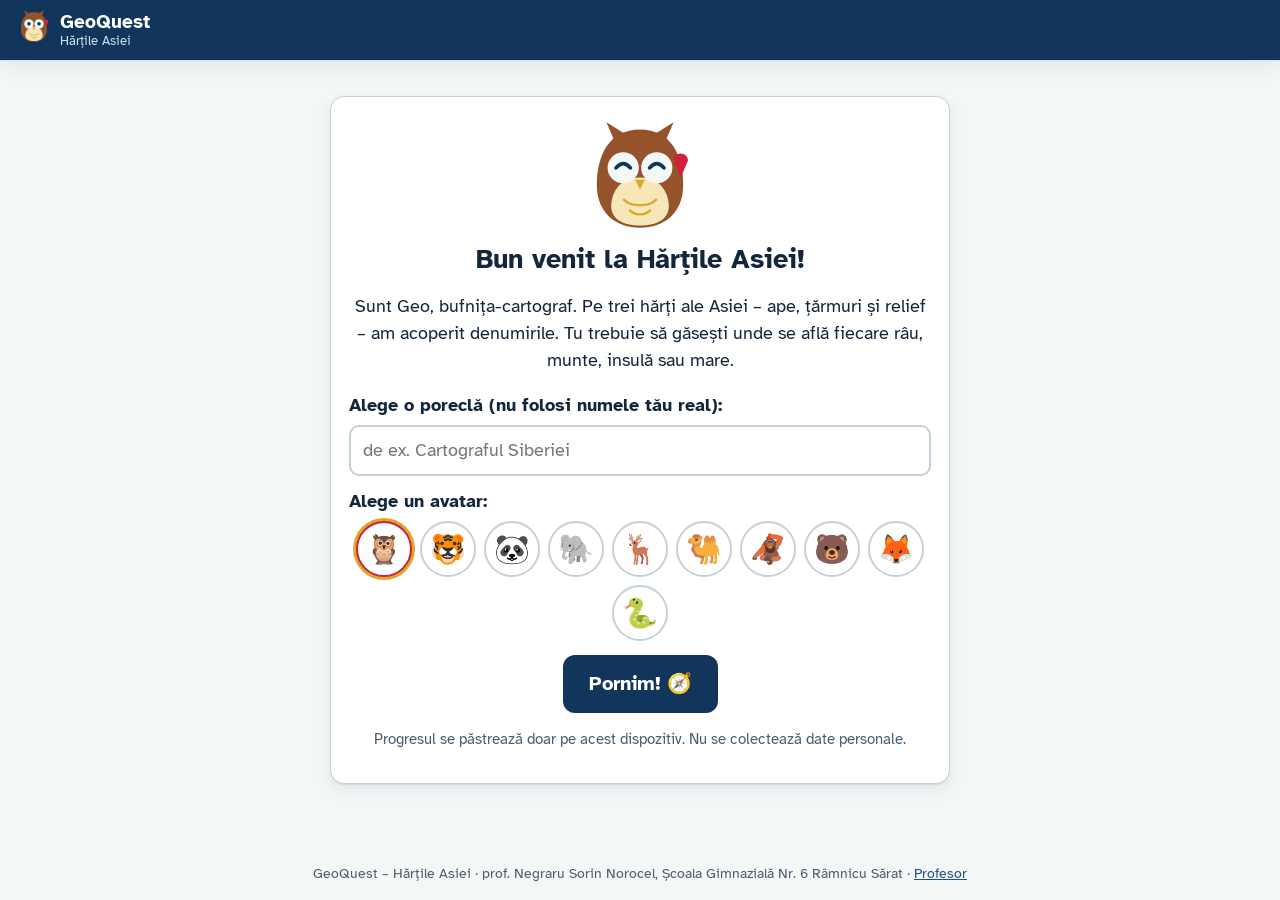
<file: index.html>
<!doctype html>
<html lang="ro">
<head>
  <meta charset="utf-8">
  <meta name="viewport" content="width=device-width, initial-scale=1, viewport-fit=cover">
  <title>GeoQuest – Hărțile Asiei</title>
  <meta name="description" content="Joc de localizare pe hartă pentru clasa a VII-a: apele, țărmurile și relieful Asiei.">
  <meta name="theme-color" content="#12355b">
  <link rel="manifest" href="manifest.json">
  <link rel="icon" href="assets/icon.svg" type="image/svg+xml">
  <link rel="apple-touch-icon" href="assets/icon-192.png">
  <link rel="preconnect" href="https://fonts.googleapis.com">
  <link rel="preconnect" href="https://fonts.gstatic.com" crossorigin>
  <link href="https://fonts.googleapis.com/css2?family=Atkinson+Hyperlegible:ital,wght@0,400;0,700;1,400&display=swap" rel="stylesheet">
  <link rel="stylesheet" href="css/style.css">
</head>
<body>
  <a class="sari" href="#app">Sari la conținut</a>
  <header id="antet" class="antet"></header>
  <main id="app" tabindex="-1" aria-live="polite">
    <p class="incarcare">Se încarcă hărțile… 🦉</p>
  </main>
  <footer class="subsol">
    GeoQuest – Hărțile Asiei · prof. Negraru Sorin Norocel, Școala Gimnazială Nr. 6 Râmnicu Sărat ·
    <a href="#/profesor">Profesor</a>
  </footer>
  <noscript><p style="padding:1rem">Aplicația are nevoie de JavaScript.</p></noscript>
  <script type="module" src="js/app.js"></script>
</body>
</html>
</file>
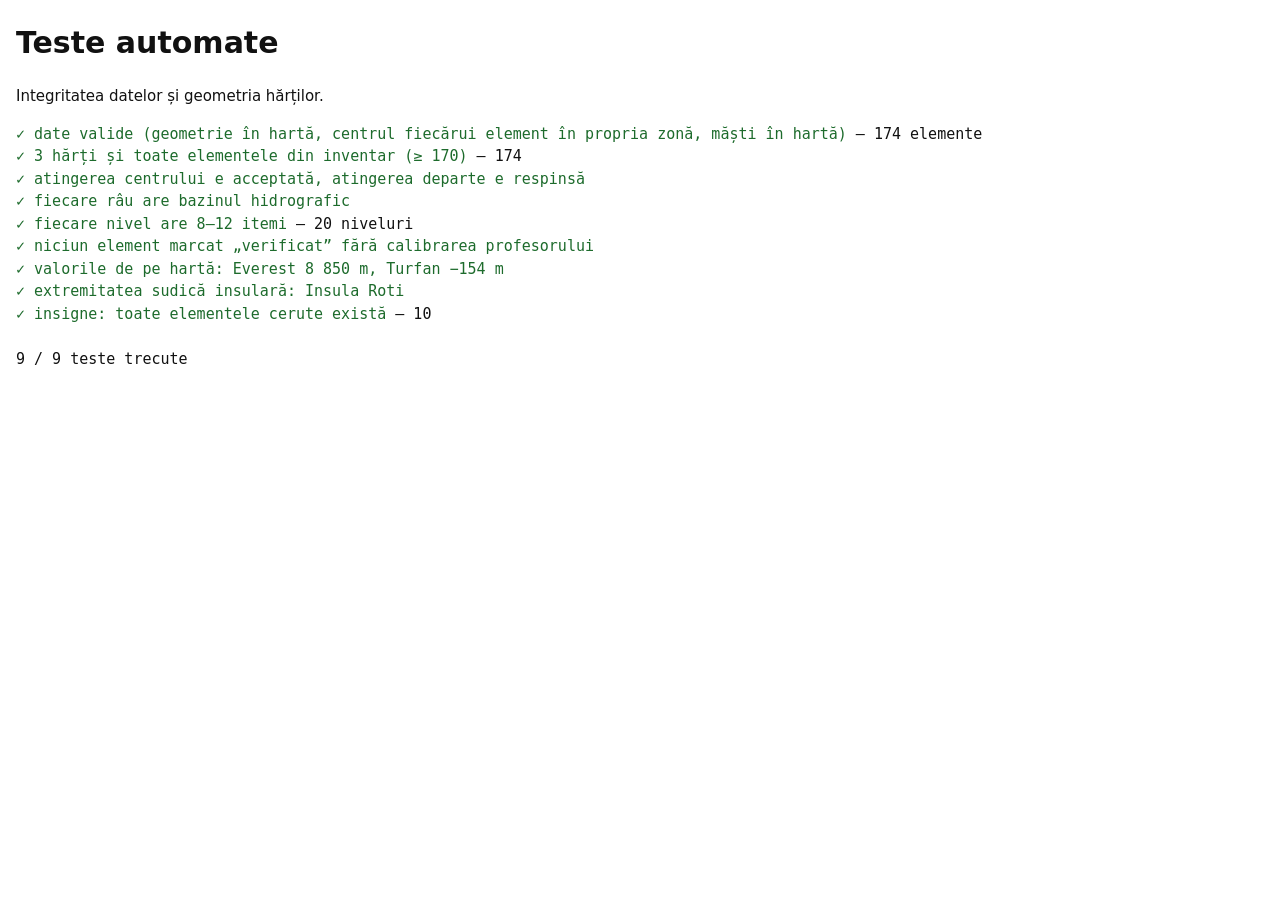
<file: tests/teste.html>
<!doctype html>
<html lang="ro"><head><meta charset="utf-8"><meta name="viewport" content="width=device-width, initial-scale=1"><title>Teste automate – Hărțile Asiei</title>
<style>body{font:15px/1.5 system-ui;margin:16px;background:#fff;color:#111}.ok{color:#1d6b2c}.nu{color:#b3261e;font-weight:700}pre{white-space:pre-wrap}</style></head>
<body><h1>Teste automate</h1><p>Integritatea datelor și geometria hărților.</p><pre id="out">Se rulează…</pre>
<script type="module">
import * as E from '../js/engine.js';
import { valideaza, centru, inZona } from '../js/atlas-geo.js';
import { construiesteNivel } from '../js/atlas.js';
const rez = []; const t = (nume, ok, info = '') => rez.push({ nume, ok: !!ok, info });
try {
  await E.incarcaDate();
  const AT = E.D.atlas;
  const prob = valideaza(AT);
  t('date valide (geometrie în hartă, centrul fiecărui element în propria zonă, măști în hartă)', prob.length === 0, prob.join('; ') || `${AT.elemente.length} elemente`);
  t('3 hărți și toate elementele din inventar (≥ 170)', Object.keys(AT.harti).length === 3 && AT.elemente.length >= 170, String(AT.elemente.length));
  t('atingerea centrului e acceptată, atingerea departe e respinsă', AT.elemente.every(e => { const h = AT.harti[e.harta]; const [x, y] = centru(e.geometrie); return inZona(e.geometrie, x, y, h.latime, h.inaltime) && !inZona(e.geometrie, x > .5 ? .02 : .98, y > .5 ? .02 : .98, h.latime, h.inaltime); }));
  t('fiecare râu are bazinul hidrografic', AT.elemente.filter(e => e.categorie === 'rau').every(e => AT.bazine[e.bazin]));
  const niv = AT.regiuni.flatMap(r => r.niveluri.map(n => n.id));
  const goale = niv.filter(n => construiesteNivel(n).length < 8);
  t('fiecare nivel are 8–12 itemi', goale.length === 0, goale.join(', ') || `${niv.length} niveluri`);
  t('niciun element marcat „verificat” fără calibrarea profesorului', AT.elemente.every(e => e.verificat === false));
  t('valorile de pe hartă: Everest 8 850 m, Turfan −154 m', AT.elemente.find(e => e.id === 'v-everest').valoare === 8850 && AT.elemente.find(e => e.id === 'dep-turfan').valoare === -154);
  t('extremitatea sudică insulară: Insula Roti', AT.elemente.find(e => e.id === 'extrem-s-insular').nume.startsWith('Insula Roti'));
  t('insigne: toate elementele cerute există', AT.insigne.every(i => i.ids.every(id => AT.elemente.some(e => e.id === id))) && E.D.insigne.length === 10, String(E.D.insigne.length));
} catch (e) { t('excepție', false, e.stack || e.message); }
window.__rezultat = rez;
document.getElementById('out').innerHTML = rez.map(r => `<span class="${r.ok ? 'ok' : 'nu'}">${r.ok ? '✓' : '✗'} ${r.nume}</span>${r.info ? ' — ' + r.info : ''}`).join('\n') + `\n\n${rez.filter(r => r.ok).length} / ${rez.length} teste trecute`;
</script></body></html>
</file>
<file: css/style.css>
/* GeoQuest – Expediția Asia. Paleta GeoQuest: munte, podiș, câmpie, apă. */
:root {
  --mare: #12355b; --mare-2: #1e4f80; --apa: #d7e9f2; --campie: #4f8f4a; --campie-pal: #dcebd2;
  --podis: #d9a930; --podis-pal: #f6e7b8; --munte: #94532a; --munte-pal: #f3e3d6; --pion: #d21f3c;
  --hartie: #f3f7f6; --hartie-geo: #f3f7f6; --suprafata: #ffffff; --text: #13263b; --text-2: #4a5d70; --linie: #c3d1d9;
  --ok: #2d7a3e; --ok-pal: #e3f2e5; --gresit: #b3261e; --gresit-pal: #fbe7e5;
  --umbra: 0 1px 0 rgba(18, 53, 91, .08), 0 6px 18px rgba(18, 53, 91, .08);
  --raza: 14px; --font: 'Atkinson Hyperlegible', system-ui, -apple-system, 'Segoe UI', Roboto, sans-serif;
  --tinta: 48px; --fs: 18px; color-scheme: light;
}
@media (prefers-color-scheme: dark) {
  :root:not([data-theme="light"]) {
    --mare: #9cc7ea; --mare-2: #6fa8d6; --apa: #16324d; --campie: #7fbf72; --campie-pal: #1f3a24; --podis: #e7c25a; --podis-pal: #3d3417;
    --munte: #d9946a; --munte-pal: #3a2a20; --pion: #ff6b7f; --hartie: #0d1e30; --hartie-geo: #f3f7f6; --suprafata: #142a40; --text: #e8f0f6; --text-2: #a9bccb;
    --linie: #2b4560; --ok: #6fcf86; --ok-pal: #173a22; --gresit: #ff8a80; --gresit-pal: #43201e; color-scheme: dark;
  }
}
:root[data-theme="dark"] {
  --mare: #9cc7ea; --mare-2: #6fa8d6; --apa: #16324d; --campie: #7fbf72; --campie-pal: #1f3a24; --podis: #e7c25a; --podis-pal: #3d3417;
  --munte: #d9946a; --munte-pal: #3a2a20; --pion: #ff6b7f; --hartie: #0d1e30; --hartie-geo: #f3f7f6; --suprafata: #142a40; --text: #e8f0f6; --text-2: #a9bccb;
  --linie: #2b4560; --ok: #6fcf86; --ok-pal: #173a22; --gresit: #ff8a80; --gresit-pal: #43201e; color-scheme: dark;
}
:root[data-text-mare] { --fs: 22px; --tinta: 56px; }
:root[data-proiectie] { --fs: 26px; --tinta: 64px; --text: #000; --text-2: #222; --hartie: #fff; --suprafata: #fff; --linie: #333; --mare: #0b2540; color-scheme: light; }

* { box-sizing: border-box; }
html { -webkit-text-size-adjust: 100%; }
body { margin: 0; background: var(--hartie); color: var(--text); font: var(--fs)/1.5 var(--font); min-height: 100vh; display: flex; flex-direction: column; overflow-x: hidden; }
main:focus, main:focus-visible { outline: none !important; }
main { flex: 1; width: 100%; max-width: 980px; margin: 0 auto; padding: 16px; outline: none; }
:root[data-proiectie] main { max-width: 1500px; }
a { color: var(--mare-2); }
h1, h2, h3 { line-height: 1.2; margin: .3em 0 .5em; }
.sari { position: absolute; left: -999px; } .sari:focus { left: 8px; top: 8px; background: var(--suprafata); padding: 8px; z-index: 9; }
.incarcare { text-align: center; padding: 3rem 0; }
.mic, small { font-size: .82em; color: var(--text-2); }

/* antet */
.antet { position: sticky; top: 0; z-index: 5; display: flex; align-items: center; justify-content: space-between; gap: 8px; padding: 8px 16px; background: var(--mare); color: #fff; box-shadow: var(--umbra); }
.antet .logo { display: flex; align-items: center; gap: 8px; color: #fff; text-decoration: none; }
.antet .logo b { display: block; font-size: 1.05em; } .antet .logo small { color: #cfe3f5; display: block; font-size: .72em; margin-top: -4px; }
.stat-antet { display: flex; gap: 6px; align-items: center; }
.pastila { background: rgba(255,255,255,.14); color: #fff; padding: 4px 10px; border-radius: 999px; text-decoration: none; font-size: .82em; white-space: nowrap; min-height: 36px; display: inline-flex; align-items: center; }
.pastila.avatar { font-size: 1.2em; padding: 2px 8px; }
@media (max-width: 520px) { .ascuns-mic { display: none; } .antet .logo small { display: none; } }
.subsol { text-align: center; font-size: .75em; color: var(--text-2); padding: 16px; }

/* elemente comune */
.card { background: var(--suprafata); border: 1px solid var(--linie); border-radius: var(--raza); box-shadow: var(--umbra); padding: 18px; margin: 12px 0; }
.btn { appearance: none; border: 0; background: var(--mare); color: #fff; font: inherit; font-weight: 700; padding: 10px 18px; min-height: var(--tinta); border-radius: 12px; cursor: pointer; text-decoration: none; display: inline-flex; align-items: center; justify-content: center; gap: 6px; text-align: center; }
:root[data-theme="dark"] .btn, .btn { }
@media (prefers-color-scheme: dark) { :root:not([data-theme="light"]):not([data-proiectie]) .btn { background: #2e6aa3; } }
.btn:hover { filter: brightness(1.1); } .btn:disabled { opacity: .45; cursor: not-allowed; }
.btn.sec { background: transparent; color: var(--mare-2); border: 2px solid currentColor; }
.btn.mic { min-height: 40px; padding: 6px 12px; font-size: .85em; }
.btn.mare { font-size: 1.1em; padding: 14px 26px; }
.btn.pericol { background: var(--gresit); }
.btn input[type=file] { display: none; }
.rand-butoane { display: flex; flex-wrap: wrap; gap: 10px; justify-content: flex-end; margin-top: 14px; }
.rand-butoane.stanga { justify-content: flex-start; }
.camp { font: inherit; width: 100%; padding: 10px 12px; min-height: var(--tinta); border: 2px solid var(--linie); border-radius: 10px; background: var(--suprafata); color: var(--text); }
.camp:focus, .btn:focus-visible, button:focus-visible, a:focus-visible, [tabindex]:focus-visible { outline: 3px solid var(--podis); outline-offset: 2px; }
.camp.corect { border-color: var(--ok); background: var(--ok-pal); } .camp.gresit { border-color: var(--gresit); background: var(--gresit-pal); }
.eticheta { display: block; font-weight: 700; margin: 12px 0 6px; } .eticheta .camp { margin-top: 6px; font-weight: 400; }
.pesmet { margin: 4px 0 8px; } .pesmet a { text-decoration: none; font-weight: 700; display: inline-flex; min-height: 40px; align-items: center; }
.titlu-sectiune { font-size: 1.35em; }

/* Geo */
.geo-spune { display: flex; gap: 10px; align-items: flex-start; margin: 10px 0; }
.geo-avatar { flex: none; }
.geo-bula { background: var(--podis-pal); border-radius: 14px; padding: 10px 14px; position: relative; flex: 1; }
.geo-bula::before { content: ''; position: absolute; left: -8px; top: 18px; border: 8px solid transparent; border-right-color: var(--podis-pal); border-left: 0; }
.geo-mare { display: flex; justify-content: center; }

/* start */
.start { text-align: center; max-width: 620px; margin: 20px auto; }
.start .eticheta { text-align: left; }
.avatare { display: flex; flex-wrap: wrap; gap: 8px; justify-content: center; margin: 6px 0 14px; }
.avatar-btn { font-size: 1.6em; width: 56px; height: 56px; border-radius: 50%; border: 2px solid var(--linie); background: var(--suprafata); cursor: pointer; }
.avatar-btn[aria-pressed="true"] { border-color: var(--pion); box-shadow: 0 0 0 3px var(--podis); }

/* tărâmuri */
.taramuri { display: grid; grid-template-columns: repeat(auto-fit, minmax(200px, 1fr)); gap: 12px; }
.taram { position: relative; display: flex; flex-direction: column; gap: 4px; padding: 16px; border-radius: var(--raza); background: var(--suprafata); border: 2px solid var(--linie); border-top: 8px solid var(--c); text-decoration: none; color: var(--text); box-shadow: var(--umbra); transition: transform .15s; }
.taram:hover { transform: translateY(-3px); }
.taram .icon { font-size: 2em; } .taram .nr { font-size: .75em; text-transform: uppercase; letter-spacing: .06em; color: var(--text-2); }
.taram.boss { background: linear-gradient(135deg, var(--suprafata), var(--apa)); }
.taram.blocat { opacity: .7; filter: grayscale(.6); }
.progres { display: block; height: 10px; border-radius: 6px; background: var(--linie); overflow: hidden; }
.progres > span { display: block; height: 100%; background: linear-gradient(90deg, var(--podis), var(--campie)); }
.progres.lat { height: 14px; margin: 8px 0; }
.actiuni { display: grid; grid-template-columns: repeat(auto-fit, minmax(150px, 1fr)); gap: 10px; }
.actiuni.doua { grid-template-columns: repeat(auto-fit, minmax(160px, 1fr)); margin-bottom: 8px; }
.actiune { display: flex; flex-direction: column; gap: 2px; padding: 14px; border-radius: var(--raza); background: var(--suprafata); border: 1px solid var(--linie); text-decoration: none; color: var(--text); box-shadow: var(--umbra); min-height: var(--tinta); }
.actiune > span { font-size: 1.6em; }

.cap-taram { display: flex; align-items: center; gap: 12px; border-left: 8px solid var(--c); padding-left: 12px; }
.cap-taram .icon { font-size: 2.2em; }
.niveluri { list-style: none; padding: 0; display: grid; gap: 10px; }
.nivel { display: flex; align-items: center; gap: 12px; padding: 12px 14px; border-radius: var(--raza); background: var(--suprafata); border: 1px solid var(--linie); text-decoration: none; color: var(--text); min-height: 64px; box-shadow: var(--umbra); }
.nr-nivel { width: 40px; height: 40px; border-radius: 50%; background: var(--mare); color: #fff; display: grid; place-items: center; font-weight: 700; flex: none; }
.tn { flex: 1; display: flex; flex-direction: column; }
.stele { color: #e0a800; font-size: 1.25em; letter-spacing: 2px; white-space: nowrap; } .stele .gol { color: var(--linie); }
.stele.mari { font-size: 2.6em; margin: 0; }

/* fișe */
.fisa { border-top: 8px solid var(--c); } .fisa ul { padding-left: 1.2em; } .fisa li { margin: 8px 0; }

/* întrebare */
.titlu-nivel { font-size: 1.2em; }
.bara-progres { height: 12px; background: var(--linie); border-radius: 8px; overflow: hidden; margin: 6px 0; }
.bara-progres span { display: block; height: 100%; background: var(--campie); transition: width .3s; }
.meta-q { display: flex; flex-wrap: wrap; gap: 6px; margin-bottom: 6px; }
.eticheta-tip, .eticheta-test, .eticheta-rep { font-size: .75em; padding: 2px 10px; border-radius: 999px; background: var(--apa); color: var(--text); font-weight: 700; }
.eticheta-test { background: var(--podis-pal); } .eticheta-rep { background: var(--gresit-pal); }
.enunt { font-size: 1.15em; }
.instr { color: var(--text-2); font-size: .9em; margin: 4px 0 10px; }
.variante { display: grid; gap: 8px; } .variante.doua { grid-template-columns: 1fr 1fr; }
.varianta { text-align: left; font: inherit; color: var(--text); background: var(--suprafata); border: 2px solid var(--linie); border-radius: 12px; padding: 10px 14px; min-height: var(--tinta); cursor: pointer; }
.varianta.af { text-align: center; font-weight: 700; }
.varianta .litera { font-weight: 700; color: var(--mare-2); }
.varianta[aria-pressed="true"] { border-color: var(--mare-2); background: var(--apa); box-shadow: inset 0 0 0 1px var(--mare-2); }
.corect, .varianta.corect { border-color: var(--ok) !important; background: var(--ok-pal) !important; }
.corect::after { content: ' ✓'; color: var(--ok); font-weight: 700; }
.gresit, .varianta.gresit { border-color: var(--gresit) !important; background: var(--gresit-pal) !important; }
.gresit::after { content: ' ✗'; color: var(--gresit); font-weight: 700; }
.ratat { border-style: dashed !important; border-color: var(--ok) !important; }
.eliminat { opacity: .35; text-decoration: line-through; }
.lacunar { font-size: 1.15em; font-weight: 700; } .lacunar .gol { color: var(--pion); }

/* potrivire */
.potrivire { display: grid; grid-template-columns: 1fr 1fr; gap: 12px; }
@media (max-width: 560px) { .potrivire { grid-template-columns: 1fr; } }
.potrivire .col { display: grid; gap: 8px; align-content: start; }
.potrivire h4 { margin: 0; text-align: center; }
.pot-a, .pot-b { font: inherit; text-align: left; color: var(--text); background: var(--suprafata); border: 2px solid var(--linie); border-left: 10px solid var(--c, transparent); border-radius: 10px; padding: 8px 10px; min-height: var(--tinta); cursor: pointer; }
.pot-a.activ { box-shadow: 0 0 0 3px var(--podis); }
.pot-a .nr, .pot-b .nr { font-weight: 700; color: var(--mare-2); } .leg { font-weight: 700; color: var(--pion); }

/* hartă */
.harta { position: relative; width: 100%; max-width: 900px; margin: 8px auto; border-radius: 12px; overflow: hidden; border: 1px solid var(--linie); background: #fff; touch-action: manipulation; }
.harta.mica { max-width: 640px; }
.harta img { display: block; width: 100%; height: auto; user-select: none; -webkit-user-select: none; }
.harta-strat { position: absolute; inset: 0; width: 100%; height: 100%; }
.regiune polygon { fill: transparent; stroke: transparent; stroke-width: 4; }
.regiune[role="button"] { cursor: pointer; }
.regiune[role="button"]:hover polygon, .regiune:focus polygon { fill: rgba(255, 220, 80, .35); stroke: #12355b; }
.regiune:focus { outline: none; }
.regiune.evidentiata polygon { fill: rgba(210, 31, 60, .32); stroke: #d21f3c; stroke-width: 6; }
.regiune.aleasa polygon { fill: rgba(30, 79, 128, .45); stroke: #12355b; stroke-width: 7; }
.regiune.corect polygon { fill: rgba(45, 122, 62, .5); stroke: #1d5a2b; stroke-width: 7; }
.regiune.gresit polygon { fill: rgba(179, 38, 30, .45); stroke: #b3261e; stroke-width: 7; }
.regiune.corect::after, .regiune.gresit::after { content: none; }
.eticheta-litera circle { fill: #fff; stroke: #d21f3c; stroke-width: 6; }
.eticheta-litera text { font: 700 48px var(--font); text-anchor: middle; fill: #d21f3c; }
.calibrare { fill: rgba(255, 200, 0, .25); stroke: #d21f3c; stroke-width: 4; }
.grila-select { display: grid; gap: 8px; grid-template-columns: repeat(auto-fit, minmax(220px, 1fr)); }
.rand-select { display: flex; align-items: center; gap: 8px; } .rand-select .camp { flex: 1; }

/* selecții, comparare, ordonare */
.varianta.bifa[aria-pressed="true"]::before { content: '☑ '; }
.venn .rand-comp { display: flex; flex-wrap: wrap; align-items: center; justify-content: space-between; gap: 8px; padding: 8px 10px; border: 2px solid var(--linie); border-radius: 10px; margin: 6px 0; background: var(--suprafata); }
.rand-comp .af-text { flex: 1 1 260px; } .rand-comp .bt { display: flex; gap: 6px; }
.mini { font: inherit; font-size: .82em; min-height: 40px; min-width: 40px; padding: 4px 10px; border-radius: 8px; border: 2px solid var(--linie); background: var(--suprafata); color: var(--text); cursor: pointer; }
.mini.as[aria-pressed="true"] { background: var(--ok-pal); border-color: var(--ok); font-weight: 700; }
.mini.de[aria-pressed="true"] { background: var(--podis-pal); border-color: var(--podis); font-weight: 700; }
.bloc h4 { margin: 10px 0 6px; }
.rand-ce { display: flex; flex-wrap: wrap; gap: 8px; align-items: center; padding: 6px 0; border-bottom: 1px solid var(--linie); }
.rand-ce label { flex: 1 1 200px; display: flex; align-items: center; gap: 8px; min-height: var(--tinta); }
.rand-ce input[type=checkbox] { width: 24px; height: 24px; }
.rand-ce .camp { flex: 1 1 220px; width: auto; }
.ordonare { list-style: none; padding: 0; margin: 0 0 10px; display: grid; gap: 6px; counter-reset: ord; }
.el-ord { display: flex; align-items: center; gap: 8px; background: var(--suprafata); border: 2px solid var(--linie); border-radius: 10px; padding: 6px 8px; }
.el-ord::before { counter-increment: ord; content: counter(ord) "."; font-weight: 700; color: var(--mare-2); min-width: 1.4em; }
.el-ord .txt { flex: 1; } .el-ord .sageti { display: inline-flex; gap: 6px; flex: none; }
.indicii { padding-left: 1.4em; font-weight: 700; } .indicii li { margin: 4px 0; }

/* feedback */
.feedback { margin-top: 12px; border-radius: 12px; padding: 4px 10px 10px; }
.feedback.ok { background: var(--ok-pal); } .feedback.nu { background: var(--gresit-pal); }
.feedback .geo-bula { background: var(--suprafata); } .feedback .geo-bula::before { border-right-color: var(--suprafata); }
.solutie { margin: 6px 0; } .sol { margin: 4px 0; padding-left: 1.2em; }
.sursa summary { cursor: pointer; font-size: .85em; color: var(--text-2); min-height: 32px; } .sursa p { font-style: italic; font-size: .9em; }
.xp-castigat { font-weight: 700; color: var(--ok); margin: 4px 0 0; }

/* final, insigne, profil */
.final { text-align: center; } .final .rand-butoane { justify-content: center; }
.insigne { display: grid; grid-template-columns: repeat(auto-fill, minmax(150px, 1fr)); gap: 10px; }
.insigna { display: flex; flex-direction: column; align-items: center; text-align: center; gap: 2px; padding: 12px; border-radius: var(--raza); background: var(--suprafata); border: 1px dashed var(--linie); opacity: .65; }
.insigna.castigata { opacity: 1; border: 2px solid var(--podis); background: var(--podis-pal); }
.insigna .ic { font-size: 2em; }
.insigne-noi { display: flex; flex-wrap: wrap; justify-content: center; gap: 8px; } .insigne-noi h3 { width: 100%; }
.profil { text-align: center; } .avatar-mare { font-size: 4em; } .rang { font-size: 1.15em; }
.ranguri { text-align: left; } .ranguri li { opacity: .55; margin: 4px 0; } .ranguri li.atins { opacity: 1; font-weight: 700; }

/* flashcard */
.leitner { display: flex; flex-wrap: wrap; gap: 6px; } .cutie { padding: 2px 10px; border-radius: 999px; background: var(--apa); font-size: .8em; }
.flashcard { display: grid; width: 100%; min-height: 240px; border: 0; padding: 0; background: none; cursor: pointer; perspective: 1000px; font: inherit; color: var(--text); }
.flashcard > div { grid-area: 1/1; display: flex; flex-direction: column; justify-content: center; gap: 10px; padding: 24px; border-radius: 18px; background: var(--suprafata); border: 2px solid var(--linie); box-shadow: var(--umbra); backface-visibility: hidden; transition: transform .5s; }
.flashcard .fata p { font-size: 1.2em; font-weight: 700; }
.flashcard .verso { transform: rotateY(180deg); background: var(--podis-pal); }
.flashcard .verso .raspuns { font-size: 1.3em; font-weight: 700; }
.flashcard.intors .fata { transform: rotateY(180deg); } .flashcard.intors .verso { transform: rotateY(360deg); }

/* setări / profesor */
.comutator { display: flex; gap: 12px; align-items: flex-start; padding: 10px 0; border-bottom: 1px solid var(--linie); cursor: pointer; }
.comutator input { width: 26px; height: 26px; flex: none; margin-top: 2px; } .comutator span { display: flex; flex-direction: column; }
.taburi { display: flex; flex-wrap: wrap; gap: 6px; } .taburi button { font: inherit; font-size: .85em; padding: 8px 12px; min-height: 44px; border-radius: 10px 10px 0 0; border: 1px solid var(--linie); background: var(--suprafata); color: var(--text); cursor: pointer; }
.taburi button[aria-selected="true"] { background: var(--mare); color: #fff; }
.filtre { display: flex; flex-wrap: wrap; gap: 8px; margin-bottom: 10px; } .filtre .camp { flex: 1 1 200px; width: auto; }
.lista-prof { display: grid; gap: 4px; max-height: 70vh; overflow: auto; }
.rand-prof { display: grid; grid-template-columns: 36px 110px 120px 1fr auto; gap: 8px; align-items: center; font-size: .8em; padding: 4px; border-bottom: 1px solid var(--linie); }
.rand-prof.inactiv { opacity: .45; } .rand-prof .id { font-family: monospace; } .rand-prof input { width: 22px; height: 22px; }
@media (max-width: 640px) { .rand-prof { grid-template-columns: 30px 1fr auto; } .rand-prof .id, .rand-prof .tip { display: none; } }
.cod { font-family: monospace; font-size: .75em; margin: 8px 0; }

/* expediție */
.cap-exp { display: flex; justify-content: space-between; align-items: center; gap: 8px; }
.ceas { font-weight: 700; background: var(--apa); padding: 4px 12px; border-radius: 999px; } .ceas.putin { background: var(--gresit-pal); color: var(--gresit); }
.nav-exp { display: flex; flex-wrap: wrap; gap: 4px; }
.pas { font: inherit; font-size: .75em; min-width: 44px; min-height: 40px; border-radius: 8px; border: 2px solid var(--linie); background: var(--suprafata); color: var(--text); cursor: pointer; }
.pas.facut { background: var(--campie-pal); border-color: var(--campie); } .pas.curent { border-color: var(--pion); box-shadow: 0 0 0 2px var(--podis); }
.nota { font-size: 1.6em; } .nota strong { font-size: 1.6em; color: var(--mare-2); }
.tabel-barem { margin: 10px auto; border-collapse: collapse; min-width: 260px; }
.tabel-barem th, .tabel-barem td { border: 1px solid var(--linie); padding: 6px 12px; } .tabel-barem .total { font-weight: 700; background: var(--apa); }
.gresite { text-align: left; } .item-gresit { border: 1px solid var(--linie); border-radius: 10px; padding: 8px 10px; margin: 6px 0; background: var(--suprafata); }
.item-gresit summary { cursor: pointer; font-size: .9em; }

/* mod clasă */
.echipe-config { display: grid; gap: 8px; margin: 8px 0; } .echipa-cfg { display: flex; align-items: center; gap: 8px; }
.echipa-cfg .punct { width: 22px; height: 22px; border-radius: 50%; background: var(--c); flex: none; }
.segment { display: inline-flex; border: 2px solid var(--mare-2); border-radius: 10px; overflow: hidden; }
.segment button { font: inherit; min-width: 56px; min-height: 44px; border: 0; background: var(--suprafata); color: var(--text); cursor: pointer; }
.segment button[aria-pressed="true"] { background: var(--mare-2); color: #fff; }
.scor-echipe { display: grid; grid-template-columns: repeat(auto-fit, minmax(140px, 1fr)); gap: 8px; }
.echipa { border-radius: 12px; padding: 8px 12px; background: var(--suprafata); border: 3px solid var(--c); display: flex; justify-content: space-between; align-items: center; }
.echipa.activa { background: var(--c); color: #fff; transform: scale(1.04); }
.echipa .pct { font-size: 1.5em; font-weight: 700; }
.centru { text-align: center; }
.roata { width: 220px; height: 220px; margin: 20px auto; border-radius: 50%; position: relative; background: conic-gradient(#94532a 0 72deg, #d9a930 72deg 144deg, #2d7a3e 144deg 216deg, #1e4f80 216deg 288deg, #0f766e 288deg 360deg); transition: transform 2.2s cubic-bezier(.2,.8,.2,1); border: 6px solid var(--mare); }
.roata span { position: absolute; left: 50%; top: 50%; width: 1.6em; height: 1.2em; margin: -.6em 0 0 -.8em; text-align: center; font-size: 1.6em; font-weight: 700; color: #fff; transform: rotate(calc(var(--i) * 72deg + 36deg)) translate(0, -72px); }
.rez-roata { font-size: 1.3em; font-weight: 700; }
.podium { list-style: none; padding: 0; font-size: 1.3em; } .podium li { margin: 8px 0; border-left: 10px solid var(--c); padding-left: 10px; text-align: left; }

/* modal, toast, confetti */
.modal-fundal { position: fixed; inset: 0; background: rgba(0,0,0,.45); display: grid; place-items: center; z-index: 20; padding: 16px; }
.modal { background: var(--suprafata); border-radius: var(--raza); padding: 18px; width: min(760px, 100%); max-height: 90vh; overflow: auto; }
.toast { position: fixed; left: 50%; bottom: 24px; transform: translate(-50%, 140%); background: var(--mare); color: #fff; padding: 10px 18px; border-radius: 12px; z-index: 30; transition: transform .25s; max-width: calc(100vw - 32px); text-align: center; }
.toast.vizibil { transform: translate(-50%, 0); } .toast-ok { background: var(--ok); }
.confetti { position: fixed; inset: 0; pointer-events: none; z-index: 25; overflow: hidden; }
.confetti span { position: absolute; top: -40px; animation: cade 2.2s ease-in forwards; }
@keyframes cade { to { transform: translateY(110vh) rotate(540deg); opacity: .6; } }
@media (prefers-reduced-motion: reduce) { *, *::before, *::after { transition: none !important; animation: none !important; } }

/* ---------- Expediția Asia: hărțile din teste */
.harta-test { display: grid; gap: 12px; align-items: start; }
@media (min-width: 900px) { .harta-test { grid-template-columns: minmax(0, 1.15fr) minmax(0, 1fr); } .harta-test .grila-select { grid-template-columns: 1fr; } }
.harta-test .harta { max-width: 560px; margin: 0 auto; }
:root[data-proiectie] .harta-test .harta { max-width: 720px; }
.inel { fill: rgba(255, 214, 10, .18); stroke: var(--pion); stroke-width: 7; }
.inel.activ { stroke-width: 9; animation: puls 1.6s ease-in-out infinite; transform-box: fill-box; transform-origin: center; }
.inel.corect { stroke: #1d6b2c; fill: rgba(45, 122, 62, .25); } .inel.gresit { stroke: #b3261e; fill: rgba(179, 38, 30, .25); }
@keyframes puls { 50% { transform: scale(1.18); } }
.marcaj { display: inline-grid; place-items: center; width: 38px; height: 38px; border-radius: 50%; border: 3px solid var(--pion); background: var(--suprafata); flex: none; }
.harta.decupat { max-width: 520px; background: #fff; }
.harta.decupat svg { display: block; width: 100%; height: auto; }
.flashcard .card-harta { margin: 0 auto; pointer-events: none; }
.harti-prof { display: grid; gap: 16px; grid-template-columns: repeat(auto-fit, minmax(260px, 1fr)); }
.harti-prof .harta { max-width: 520px; }
/* ---------- comparare climatică */
.tabel-comp .criteriu { border: 2px solid var(--linie); border-radius: 12px; padding: 4px 10px 8px; margin: 10px 0; }
.tabel-comp legend { font-weight: 700; padding: 0 6px; color: var(--mare-2); }
.mini.z0[aria-pressed="true"] { background: var(--apa); border-color: var(--mare-2); font-weight: 700; }
.mini.z1[aria-pressed="true"] { background: var(--podis-pal); border-color: var(--podis); font-weight: 700; }
.sol-comp td, .sol-comp th { text-align: left; vertical-align: top; }
.tabel-barem.sol-comp { width: 100%; font-size: .92em; }

/* ===================== Atlasul Asiei ===================== */
.card-atlas { display: flex; align-items: center; gap: 14px; margin: 18px 0 6px; padding: 16px 18px; border-radius: var(--raza); text-decoration: none; color: #fff;
  background: linear-gradient(120deg, #12355b 0%, #1e6fa8 55%, #4f8f4a 100%); box-shadow: var(--umbra); min-height: var(--tinta); }
.card-atlas .icon { font-size: 2.2em; } .card-atlas strong { display: block; font-size: 1.15em; } .card-atlas small { color: #e3f0fa; display: block; }
.card-atlas .sageata { margin-left: auto; font-size: 1.6em; font-weight: 700; }
.card-atlas:hover { filter: brightness(1.08); }
.cap-atlas { display: flex; align-items: center; gap: 12px; } .cap-atlas .icon { font-size: 2.4em; } .cap-atlas h1 { margin: 0; }

.hi-cadru { position: relative; margin: 10px auto; }
.hi { position: relative; width: 100%; overflow: hidden; border-radius: 12px; border: 1px solid var(--linie); background: #d7ecf5; touch-action: none; cursor: crosshair; user-select: none; -webkit-user-select: none; }
.hi.marita { cursor: grab; }
.hi-scena { position: absolute; inset: 0; transform-origin: 0 0; will-change: transform; }
.hi-scena img { display: block; width: 100%; height: 100%; pointer-events: none; }
.hi-strat { position: absolute; inset: 0; width: 100%; height: 100%; overflow: visible; }
.hi-controale { position: absolute; right: 8px; top: 8px; display: flex; flex-direction: column; gap: 6px; }
.hi-btn { width: 44px; height: 44px; border-radius: 10px; border: 1px solid var(--linie); background: rgba(255,255,255,.92); color: #12355b; font: inherit; font-size: 1.3em; font-weight: 700; cursor: pointer; box-shadow: var(--umbra); }
:root[data-proiectie] .hi-btn { width: 60px; height: 60px; }
.masca { transition: opacity .3s; }
.zona { fill: rgba(255, 209, 64, .28); stroke: #d48a00; stroke-width: 3; vector-effect: non-scaling-stroke; }
.zona.linie { fill: none; stroke: rgba(255, 196, 0, .55); stroke-linecap: round; stroke-linejoin: round; vector-effect: none; }
.zona.intreaba { fill: rgba(255, 196, 0, .25); stroke: #e0a800; stroke-width: 4; animation: puls 1.4s ease-in-out infinite; }
.zona.intreaba.linie { stroke: rgba(255, 170, 0, .7); fill: none; }
.zona.corect { fill: rgba(45, 160, 70, .28); stroke: #1d7a33; }
.zona.corect.linie { fill: none; stroke: rgba(45, 160, 70, .6); }
.zona.solutie { fill: rgba(30, 111, 168, .25); stroke: #12355b; stroke-dasharray: 6 4; }
.zona.solutie.linie { fill: none; stroke: rgba(30, 111, 168, .6); stroke-dasharray: none; }
.zona.editare { fill: rgba(210, 31, 60, .18); stroke: #d21f3c; stroke-width: 2; }
.zona.editare.linie { fill: none; stroke: rgba(210, 31, 60, .45); }
.masca-edit { stroke: #d21f3c; stroke-width: 2; stroke-dasharray: 5 3; vector-effect: non-scaling-stroke; opacity: .92; }
@keyframes puls { 50% { opacity: .45; } }
@media (prefers-reduced-motion: reduce) { .zona.intreaba { animation: none; } }
.pin-halou { fill: rgba(210, 31, 60, .25); stroke: #d21f3c; stroke-width: 2; vector-effect: non-scaling-stroke; }
.pin-miez { fill: #d21f3c; stroke: #fff; stroke-width: 2; vector-effect: non-scaling-stroke; }
.pin-gresit .pin-halou { fill: rgba(179, 38, 30, .3); stroke: #b3261e; } .pin-gresit .pin-miez { fill: #b3261e; }
.pin-nod .pin-halou { fill: rgba(210, 31, 60, .1); } .pin-nod .pin-miez { fill: #fff; stroke: #d21f3c; }
.pin-nr { cursor: pointer; }
.pin-nr circle { fill: #12355b; stroke: #fff; stroke-width: 2.5; vector-effect: non-scaling-stroke; }
.pin-nr text { fill: #fff; font-weight: 700; font-family: var(--font); pointer-events: none; }
.pin-nr.completat circle { fill: #1e6fa8; } .pin-nr:focus { outline: none; } .pin-nr:focus circle { stroke: var(--podis); stroke-width: 5; }
.pin-nr.corect circle { fill: var(--ok); } .pin-nr.gresit circle { fill: var(--gresit); }
.link-mic { font: inherit; font-size: .85em; background: none; border: 0; color: var(--mare-2); text-decoration: underline; cursor: pointer; padding: 8px 0; min-height: 40px; }
.chips { display: flex; flex-wrap: wrap; gap: 8px; margin: 8px 0; }
.eticheta-chip { font: inherit; font-size: .9em; padding: 8px 14px; min-height: 44px; border-radius: 999px; border: 2px solid var(--linie); background: var(--suprafata); color: var(--text); cursor: pointer; }
.eticheta-chip[aria-pressed="true"] { border-color: var(--pion); background: var(--podis-pal); font-weight: 700; }
.eticheta-chip.folosit { opacity: .55; }
.asocieri { padding-left: 1.6em; margin: 6px 0; display: grid; gap: 6px; }
.asocieri li { padding: 0; border-radius: 10px; }
.loc-asociere { font: inherit; width: 100%; text-align: left; padding: 8px 12px; min-height: 44px; border-radius: 10px; border: 2px dashed var(--linie); background: var(--suprafata); color: var(--text); cursor: pointer; }
.asocieri li.corect .loc-asociere { border: 2px solid var(--ok); } .asocieri li.gresit .loc-asociere { border: 2px solid var(--gresit); }
.asocieri li.corect::after, .asocieri li.gresit::after { content: none; }
.fisa-element h2 { margin-top: 0; }
.lista-atlas .rand-prof.ales { background: var(--podis-pal); }
.editor-atlas input[type=range] { width: 100%; }
.btn.mic[aria-pressed="true"] { background: var(--mare); color: #fff; }
.decupaj { display: block; width: 100%; height: auto; border-radius: 10px; }
</file>
